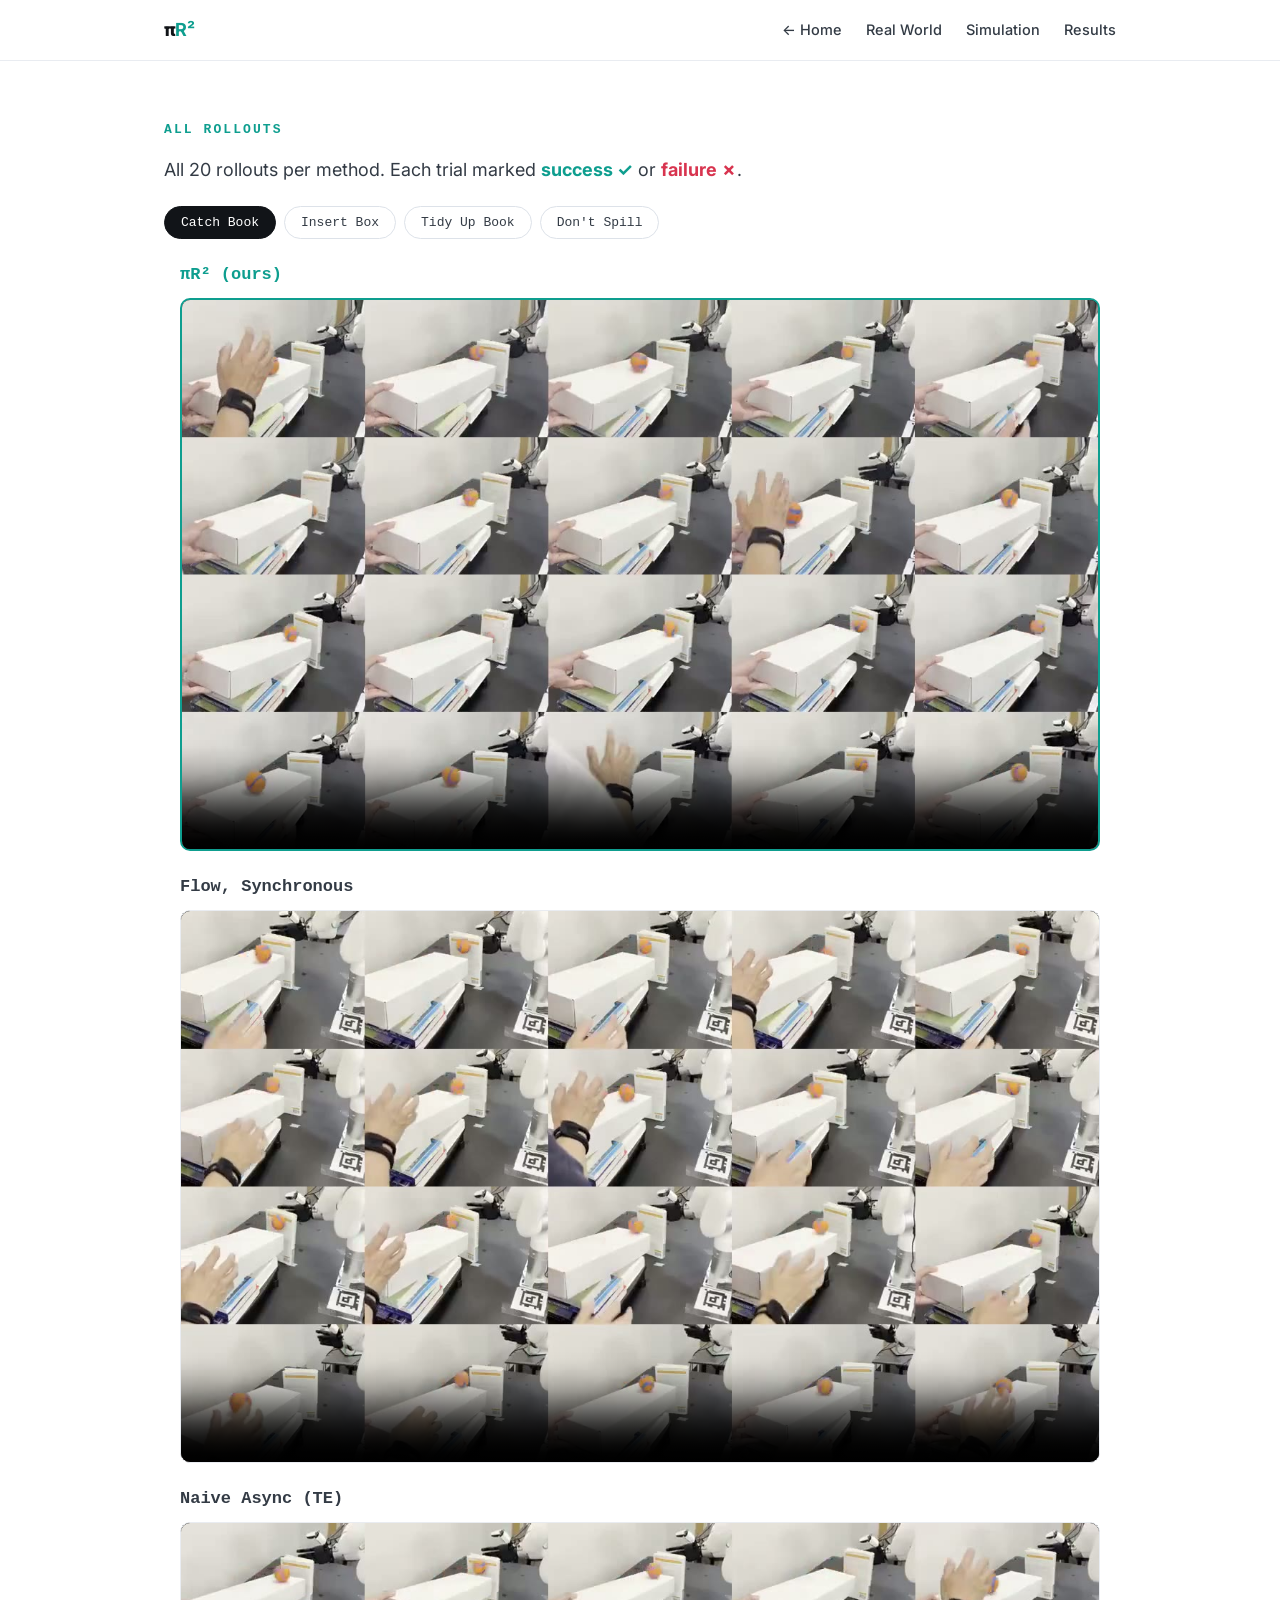
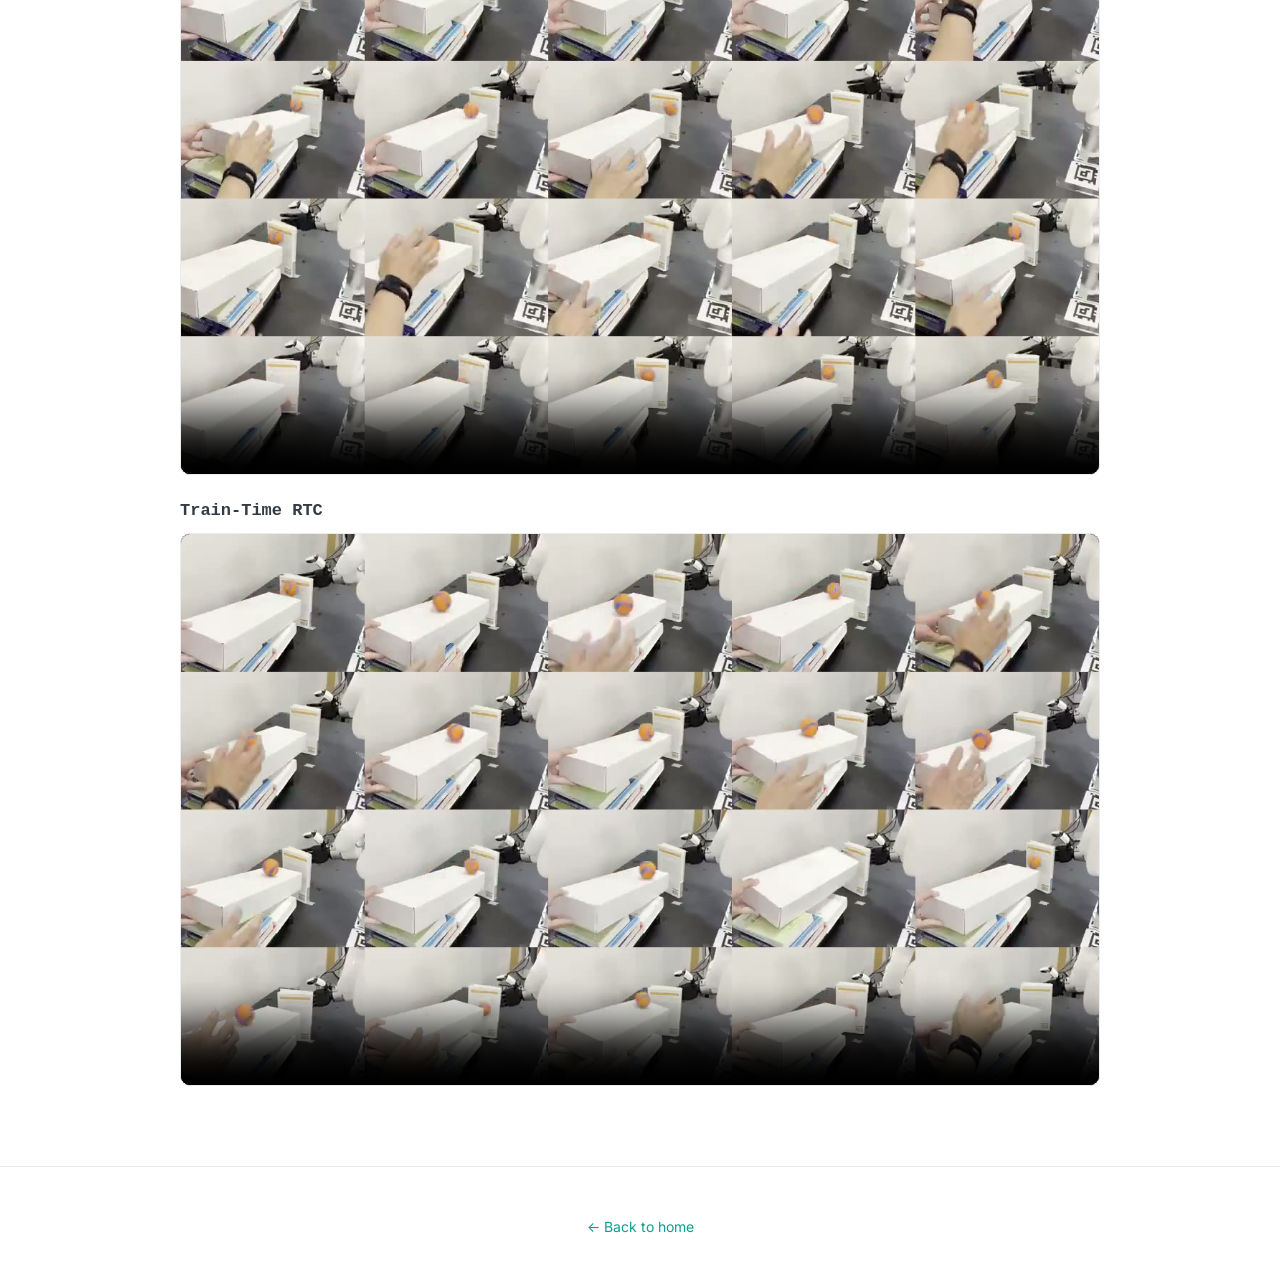
<file: rollouts.html>
<!doctype html>
<html lang="en">
<head>
<meta charset="utf-8">
<meta name="viewport" content="width=device-width, initial-scale=1">
<title>πR²: All Rollouts</title>
<link rel="preconnect" href="https://fonts.googleapis.com">
<link href="https://fonts.googleapis.com/css2?family=Inter:wght@400;500;600;700;800&display=swap" rel="stylesheet">
<link rel="stylesheet" href="static/css/site.css?v=20261113c">
</head>
<body>

<nav class="nav"><div class="wrap">
  <a class="brand" href="index.html">&pi;<b>R²</b></a>
  <span class="links">
    <a href="index.html">&larr; Home</a>
    <a href="index.html#tasks">Real World</a>
    <a href="index.html#delay">Simulation</a>
    <a href="index.html#results">Results</a>
  </span>
</div></nav>

<section style="border-top:none"><div class="wrap">
  <p class="eyebrow">All rollouts</p>
  <!-- <h2>Full rollout gallery</h2> -->
  <p class="lead">All 20 rollouts per method. Each trial marked <b style="color:#0e9e8f">success ✓</b> or <b style="color:#d8344f">failure ✗</b>. </p>
    <!-- Insert Box and Don't Spill have 4 subgoals each; Tidy Up Book has 2. The πR² (ours) panel is outlined in teal.</p> -->

  <div class="tabs" style="margin-top:20px">
    <button class="tab active" data-tab="roll" data-key="catch">Catch Book</button>
    <button class="tab" data-tab="roll" data-key="box">Insert Box</button>
    <button class="tab" data-tab="roll" data-key="book">Tidy Up Book</button>
    <button class="tab" data-tab="roll" data-key="spill">Don't Spill</button>
</div>

  <div data-tabgroup="roll">
    <div data-panel="roll" data-key="catch">
      <div class="rollblock">
        <div class="gv ours" data-task="catch" data-method="ours"><div class="lab">πR² (ours)</div><video preload="none" poster="static/videos/posters/catch_ours_grid.jpg" controls muted loop playsinline><source src="static/videos/grid/catch_ours_grid.mp4" type="video/mp4"></video></div>
        <div class="gv" data-task="catch" data-method="sync"><div class="lab">Flow, Synchronous</div><video preload="none" poster="static/videos/posters/catch_sync_grid.jpg" controls muted loop playsinline><source src="static/videos/grid/catch_sync_grid.mp4" type="video/mp4"></video></div>
        <div class="gv" data-task="catch" data-method="async"><div class="lab">Naive Async (TE)</div><video preload="none" poster="static/videos/posters/catch_async_grid.jpg" controls muted loop playsinline><source src="static/videos/grid/catch_async_grid.mp4" type="video/mp4"></video></div>
        <div class="gv" data-task="catch" data-method="rtc"><div class="lab">Train-Time RTC</div><video preload="none" poster="static/videos/posters/catch_rtc_grid.jpg" controls muted loop playsinline><source src="static/videos/grid/catch_rtc_grid.mp4" type="video/mp4"></video></div>
      </div>
    </div>
    <div data-panel="roll" data-key="box" style="display:none">
      <div class="rollblock">
        <div class="gv ours" data-task="box" data-method="ours"><div class="lab">πR² (ours)</div><video preload="none" poster="static/videos/posters/box_ours_grid.jpg" controls muted loop playsinline><source src="static/videos/grid/box_ours_grid.mp4" type="video/mp4"></video></div>
        <div class="gv" data-task="box" data-method="sync"><div class="lab">Flow, Synchronous</div><video preload="none" poster="static/videos/posters/box_sync_grid.jpg" controls muted loop playsinline><source src="static/videos/grid/box_sync_grid.mp4" type="video/mp4"></video></div>
        <div class="gv" data-task="box" data-method="async"><div class="lab">Naive Async (TE)</div><video preload="none" poster="static/videos/posters/box_async_grid.jpg" controls muted loop playsinline><source src="static/videos/grid/box_async_grid.mp4" type="video/mp4"></video></div>
        <div class="gv" data-task="box" data-method="rtc"><div class="lab">Train-Time RTC</div><video preload="none" poster="static/videos/posters/box_rtc_grid.jpg" controls muted loop playsinline><source src="static/videos/grid/box_rtc_grid.mp4" type="video/mp4"></video></div>
      </div>
    </div>
    <div data-panel="roll" data-key="book" style="display:none">
      <div class="rollblock">
        <div class="gv ours" data-task="book" data-method="ours"><div class="lab">πR² (ours)</div><video preload="none" poster="static/videos/posters/book_ours_grid.jpg" controls muted loop playsinline><source src="static/videos/grid/book_ours_grid.mp4" type="video/mp4"></video></div>
        <div class="gv" data-task="book" data-method="sync"><div class="lab">Flow, Synchronous</div><video preload="none" poster="static/videos/posters/book_sync_grid.jpg" controls muted loop playsinline><source src="static/videos/grid/book_sync_grid.mp4" type="video/mp4"></video></div>
        <div class="gv" data-task="book" data-method="async"><div class="lab">Naive Async (TE)</div><video preload="none" poster="static/videos/posters/book_async_grid.jpg" controls muted loop playsinline><source src="static/videos/grid/book_async_grid.mp4" type="video/mp4"></video></div>
        <div class="gv" data-task="book" data-method="rtc"><div class="lab">Train-Time RTC</div><video preload="none" poster="static/videos/posters/book_rtc_grid.jpg" controls muted loop playsinline><source src="static/videos/grid/book_rtc_grid.mp4" type="video/mp4"></video></div>
      </div>
    </div>
    <div data-panel="roll" data-key="spill" style="display:none">
      <div class="rollblock">
        <div class="gv ours" data-task="spill" data-method="ours"><div class="lab">πR² (ours)</div><video preload="none" poster="static/videos/posters/spill_ours_grid.jpg" controls muted loop playsinline><source src="static/videos/grid/spill_ours_grid.mp4" type="video/mp4"></video></div>
        <div class="gv" data-task="spill" data-method="sync"><div class="lab">Flow, Synchronous</div><video preload="none" poster="static/videos/posters/spill_sync_grid.jpg" controls muted loop playsinline><source src="static/videos/grid/spill_sync_grid.mp4" type="video/mp4"></video></div>
        <div class="gv" data-task="spill" data-method="async"><div class="lab">Naive Async (TE)</div><video preload="none" poster="static/videos/posters/spill_async_grid.jpg" controls muted loop playsinline><source src="static/videos/grid/spill_async_grid.mp4" type="video/mp4"></video></div>
        <div class="gv" data-task="spill" data-method="rtc"><div class="lab">Train-Time RTC</div><video preload="none" poster="static/videos/posters/spill_rtc_grid.jpg" controls muted loop playsinline><source src="static/videos/grid/spill_rtc_grid.mp4" type="video/mp4"></video></div>
      </div>
    </div>
  </div>
</div></section>

<footer><div class="wrap"><a href="index.html">&larr; Back to home</a></div></footer>
<script src="static/js/success.js"></script>
<script src="static/js/main.js"></script>
</body>
</html>
</file>
<file: static/css/site.css>
/* piR2 — clean light template */
:root{
  --bg:#ffffff;
  --bg-alt:#f7f8fa;
  --panel:#ffffff;
  --ink:#111418;        /* headings */
  --text:#2b3038;       /* body */
  --dim:#333b45;        /* secondary */
  --faint:#9aa3ae;      /* tertiary */
  --line:#e9ecf1;
  --line2:#dde2e9;
  --accent:#0e9e8f;     /* brand teal */
  --accent-d:#0a7d72;
  --accent-soft:#e7f6f3;
  --fast:#2f6df0;       /* proprioception (method only) */
  --slow:#e0568f;       /* vision/language (method only) */
  --good:#0e9e8f; --bad:#c2452f;
  --mono:'JetBrains Mono',ui-monospace,SFMono-Regular,Menlo,monospace;
  --sans:'Inter',system-ui,-apple-system,Segoe UI,Roboto,sans-serif;
  --maxw:1000px;
  --shadow:0 1px 2px rgba(16,24,40,.04),0 6px 24px rgba(16,24,40,.06);
}
*{box-sizing:border-box}
html{scroll-behavior:smooth}
body{margin:0;background:var(--bg);color:var(--text);font-family:var(--sans);
  font-size:17px;line-height:1.7;-webkit-font-smoothing:antialiased}
a{color:var(--accent);text-decoration:none}
a:hover{color:var(--accent-d)}
h1,h2,h3{color:var(--ink);line-height:1.12;letter-spacing:-.022em;font-weight:700;margin:0}
h2{font-size:clamp(23px,3.0vw,32px)}
h3{font-size:19px;letter-spacing:-.01em}
section{padding:58px 0;border-top:1px solid var(--line)}
section.alt{background:var(--bg-alt);border-top:1px solid var(--line);border-bottom:1px solid var(--line)}
.rollblock .gv{max-width:920px;margin:0 auto 22px}
.rollblock .gv .lab{font-family:var(--mono);font-size:17px;font-weight:600;color:var(--dim);margin-bottom:8px}
.rollblock .gv.ours .lab{color:var(--accent);font-weight:700}
.rollblock .gv video{width:100%;display:block;border:1px solid var(--line);border-radius:10px;background:#000}
.rollblock .gv.ours video{border:2px solid var(--accent)}
.wrap{max-width:var(--maxw);margin:0 auto;padding:0 24px}
.eyebrow{font-family:var(--mono);font-size:13px;letter-spacing:.16em;text-transform:uppercase;color:var(--accent);margin:0 0 14px;font-weight:700}
.lead{color:var(--dim);font-size:18px;max-width:740px;margin:14px 0 0}
.mono{font-family:var(--mono)}
.center{text-align:center}
.jump{text-decoration:none;border-bottom:1px dotted currentColor;font-weight:600}
.jump:hover{opacity:.65}
.center .lead{margin-left:auto;margin-right:auto}

/* nav */
.nav{position:sticky;top:0;z-index:50;background:rgba(255,255,255,.82);backdrop-filter:blur(10px);border-bottom:1px solid var(--line)}
.nav .wrap{display:flex;align-items:center;gap:22px;height:60px}
.nav .brand{font-weight:800;letter-spacing:-.03em;color:var(--ink);font-size:18px}
.nav .brand b{color:var(--accent)}
.nav .links{margin-left:auto;display:flex;gap:24px;font-size:14.5px}
.nav .links a{color:var(--dim);font-weight:500}
.nav .links a:hover{color:var(--ink)}
.nav-actions{margin-left:22px;display:flex;gap:8px}
.navbtn{font-size:13.5px;font-weight:600;padding:7px 14px;border-radius:8px;border:1px solid var(--line2);color:var(--ink);background:#fff;transition:.15s}
.navbtn:hover{border-color:var(--accent);color:var(--accent)}
@media(max-width:760px){.nav .links{display:none}}

@media(max-width:520px){.nav-actions{display:none}}

/* hero */
.hero{padding:60px 0 20px;text-align:center}
#teaser{padding-top:18px;border-top:none}
.hero .lead{margin-left:auto;margin-right:auto;text-align:justify;text-align-last:left;hyphens:auto}
.badges{display:flex;gap:8px;flex-wrap:wrap;justify-content:center;margin-bottom:26px}
.badge{font-family:var(--mono);font-size:12px;padding:5px 12px;border:1px solid var(--line2);border-radius:999px;color:var(--dim)}
.title{font-size:clamp(40px,7vw,72px);letter-spacing:-.04em;margin:0}
.title b{color:var(--accent);font-weight:inherit}
.title .pi{color:var(--ink)}
.brandrow{display:flex;flex-direction:row;align-items:center;justify-content:center;gap:16px}
.hero-wave{display:block;margin:0;width:190px;height:60px;flex:0 0 auto}
.wave-cap{margin:4px 0 0;font-size:12px;color:var(--faint);letter-spacing:.02em}
.wave-cap .wd{display:inline-block;width:9px;height:9px;border-radius:2px;margin:0 4px 0 8px;vertical-align:middle}
.wave-cap .wd:first-child{margin-left:0}
.subtitle{font-size:clamp(22px,3.2vw,32px);color:var(--ink);font-weight:600;margin:10px 0 0}
.authors{color:var(--ink);font-size:17px;font-weight:500;margin:16px 0 0}
.authors a{color:var(--ink);text-decoration:none}
.authors a:hover{color:var(--accent-d)}
.affil{color:var(--dim);font-size:14.5px;margin:1px 0 0}
.authors .mono{color:var(--faint)}
.cta{display:flex;gap:12px;flex-wrap:wrap;justify-content:center;margin-top:18px}
.btn{display:inline-flex;align-items:center;gap:8px;font-size:14px;font-weight:600;
  padding:11px 20px;border-radius:10px;border:1px solid var(--line2);color:var(--ink);background:#fff;transition:.15s}
.btn:hover{border-color:var(--accent);color:var(--accent)}
.btn.primary{background:var(--accent);color:#fff;border-color:var(--accent)}
.btn.primary:hover{background:var(--accent-d);color:#fff}

/* stat row */
.stats{display:grid;grid-template-columns:repeat(3,1fr);gap:16px;max-width:660px;margin:26px 0 0}
.stat .n{font-family:var(--mono);font-size:30px;font-weight:700;color:var(--ink)}
.stat .n span{color:var(--accent)}
.stat .l{color:var(--dim);font-size:13px;margin-top:2px}
@media(max-width:680px){.stats{grid-template-columns:repeat(2,1fr)}}

/* panel / cards */
.panel{background:var(--panel);border:1px solid var(--line);border-radius:16px;padding:22px;box-shadow:var(--shadow)}
.callout{background:#f1f8f6;border:1px solid #d3e7e1;border-left:4px solid var(--accent);border-radius:12px;padding:18px 22px;font-size:16.5px;line-height:1.65;color:var(--text)}
.overview{display:grid;grid-template-columns:1fr 1fr;gap:16px;margin-top:22px}
@media(max-width:680px){.overview{grid-template-columns:1fr}}
.ov{display:flex;gap:16px;align-items:flex-start;border-radius:14px;padding:22px 24px;font-size:17px;line-height:1.6;color:var(--text);text-decoration:none;transition:.15s}
.ov:hover{transform:translateY(-2px);box-shadow:var(--shadow)}
.ov-fast{background:#eaf1ff;border:1px solid #cfe0ff} .ov-acc{background:var(--accent-soft);border:1px solid #bfe7e0}
.ovn{flex:none;width:36px;height:36px;border-radius:50%;background:var(--fast);color:#fff;font:700 18px ui-monospace,monospace;display:flex;align-items:center;justify-content:center}
canvas{display:block;width:100%;border-radius:12px;background:var(--bg-alt)}
.controls{display:flex;align-items:center;gap:22px;flex-wrap:wrap;margin-top:18px;font-family:var(--mono);font-size:13px;color:var(--dim)}
.controls .ctl{display:flex;align-items:center;gap:10px}
.controls input[type=range]{accent-color:var(--accent);width:160px}
.controls .val{color:var(--accent);font-weight:700;min-width:18px;text-align:center}
.btn-sm{font-family:var(--mono);font-size:13px;padding:7px 14px;border-radius:8px;border:1px solid var(--line2);background:#fff;color:var(--ink);cursor:pointer}
.btn-sm:hover{border-color:var(--accent)}
.btn-sm.paused{color:var(--accent);border-color:var(--accent)}
.seg{display:inline-flex;gap:4px;padding:4px;background:var(--bg-alt);border:1px solid var(--line);border-radius:10px;margin-bottom:16px}
.segbtn{font-family:var(--mono);font-size:16px;padding:8px 14px;border:1.5px solid transparent;border-radius:8px;background:transparent;color:var(--dim);cursor:pointer;font-weight:600}
.segbtn.active{background:#fff;color:var(--ink);border-color:currentColor;box-shadow:0 2px 7px rgba(16,24,40,.14)}
.segbtn:hover{color:var(--ink)}
.legend{display:flex;gap:18px;flex-wrap:wrap;margin-top:14px;font-family:var(--mono);font-size:13px;color:var(--dim)}
.legend .k{display:inline-flex;align-items:center;gap:7px}
.dot{width:10px;height:10px;border-radius:3px;display:inline-block}

.cards{display:grid;grid-template-columns:1fr 1fr;gap:18px;margin-top:28px}
.card{background:var(--panel);border:1px solid var(--line);border-radius:16px;padding:24px;box-shadow:var(--shadow)}
.card .tag{font-family:var(--mono);font-size:11px;letter-spacing:.1em;text-transform:uppercase;font-weight:600}
.card.fast .tag{color:var(--fast)} .card.slow .tag{color:var(--slow)}
.card h3{margin:8px 0 0} .card p{color:var(--dim);font-size:15px;margin:10px 0 0}
@media(max-width:680px){.cards{grid-template-columns:1fr}}
.cards.three{grid-template-columns:repeat(3,1fr)}
@media(max-width:760px){.cards.three{grid-template-columns:1fr}}

/* delay explorer — video-forward */
.explorer{display:grid;grid-template-columns:1fr;gap:20px;margin-top:24px}
.vidwrap{background:#0d1016;border:1px solid var(--line2);border-radius:14px;overflow:hidden;position:relative;aspect-ratio:16/9;display:flex;align-items:center;justify-content:center}
.vidwrap video{width:100%;display:block;transition:opacity .3s ease}
.vidwrap video.switching{opacity:.35}
.vidwrap .ph{color:#8b97a7;font-family:var(--mono);font-size:13px;text-align:center;padding:24px;line-height:1.8}
.explorer-2{display:grid;grid-template-columns:1.4fr 1fr;gap:20px;align-items:start}
@media(max-width:820px){.explorer-2{grid-template-columns:1fr}}
.pgrid{display:block}
.pgrid .vidwrap{max-width:720px;margin:0 auto 18px}
#proprio-canvas{cursor:ew-resize}
.readout{font-family:var(--mono);font-size:14px;color:var(--dim);margin-bottom:12px}
.readout b{color:var(--ink)}

/* tasks */
.tabs{display:flex;gap:8px;margin:8px 0 22px;flex-wrap:wrap}
.tab{font-family:var(--mono);font-size:13px;padding:8px 16px;border-radius:999px;border:1px solid var(--line2);background:#fff;color:var(--dim);cursor:pointer}
.tab.active{background:var(--ink);color:#fff;border-color:var(--ink)}
.taskgrid{display:grid;grid-template-columns:repeat(2,1fr);gap:16px;max-width:820px;margin:0 auto}
.cmpwide{width:min(1120px,94vw);margin-left:50%;transform:translateX(-50%)}
.cmpdesc{max-width:1080px;margin:0 auto 10px;text-align:center;color:var(--dim);font-size:16.5px;font-family:var(--sans)}
.cmplegend{text-align:center;margin:0 0 14px;font:600 14px var(--mono);color:var(--dim)}
.cmplegend .sw{display:inline-block;width:20px;vertical-align:middle;margin:0 6px 0 16px}
.cmpgrid{display:grid;grid-template-columns:1fr 1fr;gap:18px}
.cmpgrid .cell{background:#fff;border:1px solid var(--line);border-radius:12px;overflow:hidden;box-shadow:var(--shadow)}
.cmpgrid .cell.ours{border-color:var(--accent)}
.cmpgrid .cell video{width:100%;display:block;background:#fff;cursor:ew-resize}
.cmpgrid .cell .lab{font-family:var(--mono);font-size:13.5px;padding:9px 10px;color:var(--dim);text-align:center}
.cmpgrid .cell.ours .lab{color:var(--accent);font-weight:700}
@media(max-width:640px){.cmpgrid{grid-template-columns:1fr}}
@media(max-width:640px){.tabs .rtbadge{margin-left:0!important}}   /* wrapped tabs: let the badge flow instead of being auto-pushed */
.failgrid{display:grid;grid-template-columns:repeat(3,1fr);gap:16px;margin:18px 0 0}
@media(max-width:760px){.failgrid{grid-template-columns:1fr}}
.teasergrid{display:grid;grid-template-columns:repeat(3,1fr);gap:14px;max-width:1000px;margin:0 auto}
.tcell{position:relative;border-radius:12px;overflow:hidden;background:#0d1016;aspect-ratio:1536/1080;border:1px solid var(--line2)}
.tcell video{width:100%;height:100%;object-fit:cover;display:block}
.tlab{position:absolute;left:8px;top:8px;font:600 12px ui-monospace,monospace;color:#fff;background:rgba(0,0,0,.55);padding:3px 8px;border-radius:6px;z-index:2}
.tlab.zoom{left:auto;right:8px;top:8px;background:rgba(14,158,143,.9)}
#teaser-reel{width:100%;height:100%;object-fit:cover;display:block;transition:transform .45s ease}
.reel-sub{position:absolute;left:50%;transform:translateX(-50%);bottom:12px;z-index:2;max-width:calc(100% - 24px);white-space:nowrap;background:rgba(255,255,255,.93);border-radius:11px;padding:10px 20px;text-align:center;color:var(--dim);font:600 18px Inter,sans-serif;box-shadow:0 2px 8px rgba(0,0,0,.18)}
.reel-sub b{color:var(--accent-d);font-weight:800}
@media(max-width:760px){.teasergrid{grid-template-columns:1fr}}
@media(max-width:560px){.taskgrid{grid-template-columns:1fr}}
.vcell{background:#fff;border:1px solid var(--line);border-radius:12px;overflow:hidden;box-shadow:var(--shadow)}
.vcell.ours{border-color:var(--accent)}
.vcell{position:relative}
.vcell video{width:100%;display:block;background:#000}
.taskgrid.uniform .vcell video{aspect-ratio:1536/1080;object-fit:cover}
.taskgrid:not(.uniform) .vcell video{aspect-ratio:1536/1080}
/* outcome shown only near clip end (.show added by JS) */
.vcell.gate.show{border-width:3px}
.vcell.gate.show.res-no{border-color:#ff4d63} .vcell.gate.show.res-ok{border-color:#16cdb5}
.sbadge{position:absolute;top:10px;right:10px;width:40px;height:40px;border-radius:50%;display:flex;align-items:center;justify-content:center;font:700 22px ui-monospace,monospace;color:#fff;box-shadow:0 2px 6px rgba(0,0,0,.3);z-index:2;opacity:0;transition:opacity .25s}
.vcell.show .sbadge{opacity:1}
.sbadge.ok{background:#0e9e8f} .sbadge.no{background:#d8344f}
/* custom fullscreen button (keeps DOM overlays visible in fullscreen) */
.fsbtn{position:absolute;bottom:8px;right:8px;width:30px;height:30px;border-radius:7px;border:0;background:rgba(17,20,24,.6);color:#fff;font-size:15px;cursor:pointer;z-index:3;opacity:0;transition:opacity .15s}
.gvid:hover .fsbtn,.vcell:hover .fsbtn{opacity:1}
.gvid:fullscreen,.vcell:fullscreen{background:#000;width:100vw;height:100vh}
.gvid:fullscreen video,.vcell:fullscreen video{width:100vw;height:100vh;object-fit:fill}
.gvid:fullscreen .grid-badges{inset:0}
.vcell:fullscreen .lab{position:absolute;bottom:14px;left:0;right:0;z-index:3}
/* per-tile badges over a 5x4 rollout grid */
.gvid{position:relative;line-height:0}
.grid-badges{position:absolute;inset:0;display:grid;grid-template-columns:repeat(5,1fr);grid-template-rows:repeat(4,1fr);pointer-events:none;border-radius:10px;overflow:hidden;opacity:0;transition:opacity .3s}
.grid-badges.show{opacity:1}
.gb{display:flex;align-items:flex-start;justify-content:flex-end;padding:4px;box-sizing:border-box}
.gb.ok{background:rgba(14,158,143,0.12)} .gb.no{background:rgba(216,52,79,0.16)}
.gb span{width:24px;height:24px;border-radius:50%;display:flex;align-items:center;justify-content:center;font:700 15px ui-monospace,monospace;color:#fff;box-shadow:0 1px 3px rgba(0,0,0,.4)}
.gb.ok span{background:#0e9e8f} .gb.no span{background:#d8344f}
.vcell .lab{font-family:var(--mono);font-size:13.5px;padding:10px 10px;color:var(--dim);text-align:center}
.vcell.ours .lab{color:var(--accent);font-weight:700}
.taskdesc{color:var(--ink);font-size:16px;margin:0 0 8px;font-weight:700}
.rtbadge{display:inline-block;font:700 12.5px var(--mono);color:var(--accent);background:rgba(14,158,143,.1);border:1px solid rgba(14,158,143,.32);border-radius:999px;padding:4px 11px;letter-spacing:.02em}

/* matrix */
table.matrix{width:100%;border-collapse:collapse;font-size:14px;margin-top:18px;background:#fff;border:1px solid var(--line);border-radius:12px;overflow:hidden}
table.matrix th,table.matrix td{padding:13px 12px;border-bottom:1px solid var(--line);text-align:center}
table.matrix tr:last-child td{border-bottom:none}
table.matrix th{font-family:var(--mono);font-size:11.5px;color:var(--dim);font-weight:600;text-transform:uppercase;letter-spacing:.04em;background:var(--bg-alt)}
table.matrix td:first-child,table.matrix th:first-child{text-align:left;color:var(--ink)}
table.matrix tr.ours{background:var(--accent-soft)}
table.matrix tr.ours td:first-child{color:var(--accent-d);font-weight:700}
.yes{color:var(--good);font-weight:700}.no{color:var(--faint)}

footer{padding:48px 0;border-top:1px solid var(--line);color:var(--faint);font-size:14px;text-align:center}
.cite{background:var(--bg-alt);border:1px solid var(--line);border-radius:12px;padding:16px 18px;font-family:var(--mono);font-size:12.5px;color:var(--text);white-space:pre-wrap;overflow:auto;text-align:left}
.note{font-family:var(--sans);font-size:15px;color:var(--dim);margin-top:10px;line-height:1.6}

@media(max-width:560px){.hero-wave{width:96px}.brandrow{gap:6px}}

/* mobile: let grid/flex children shrink and wrap long strings */
.explorer-2>*,.explorer>*{min-width:0}
.vidwrap .ph{overflow-wrap:anywhere;word-break:break-word}
.controls input[type=range]{max-width:100%}
@media(max-width:520px){.controls{gap:12px}}

/* mobile: keep wide canvas diagrams legible by scrolling them horizontally
   instead of shrinking to unreadable, and stack the inference-mode toggle */
.hscroll{overflow-x:auto;overflow-y:hidden;-webkit-overflow-scrolling:touch;max-width:100%;border-radius:12px}
.hscroll>canvas{border-radius:12px}
@media(max-width:600px){
  /* give each wide diagram a comfortable render width and scroll it horizontally */
  #vla-canvas,#m1-canvas{min-width:820px}      /* inference pipeline: 4 boxes + labels */
  #m2-canvas{min-width:660px}                  /* latency-adaptive staircase */
  #results-canvas{min-width:660px}             /* results bar chart */
  .hswide{min-width:900px}                      /* proprioception + GT-action plot */
  #flow-seg{flex-direction:column;align-items:stretch;gap:8px}
  #flow-seg .segbtn{width:100%;margin-left:0!important;border:1.5px solid var(--line);border-radius:10px}
  #flow-seg .segbtn.active{border-color:currentColor}
}

/* Comparison/grid videos are encoded much larger than they're displayed (~4x),
   so the browser's software downscale shimmers on motion. Promote each to its own
   GPU layer so scaling is done on the GPU (smoother, less shimmer). */
.vcell video, .rollblock .gv video, .vidwrap video, .taskgrid video, .gv video { transform: translateZ(0); backface-visibility: hidden; }

/* delay/sim plot: draw straight on the white panel (no grey canvas box) */
.sim-plot-wrap{display:block;max-width:1040px;margin-left:auto;margin-right:auto}
.abc-plot{position:relative;width:100%;line-height:0}
.abc-plot img#delay-plot{display:block;width:100%;max-width:none;height:auto;margin:0;background:#fff;border-radius:10px}
.sim-plot-wrap>div:last-child{width:100%;margin-top:16px}
.abc-highlight{position:absolute;top:0;bottom:0;width:33.33%;background:rgba(14,158,143,.13);border:3px solid rgba(14,158,143,.8);box-sizing:border-box;pointer-events:none;transition:left .2s ease}
.abc-highlight.panel-a{left:0}.abc-highlight.panel-b{left:33.33%}.abc-highlight.panel-c{left:69%;width:31%}

/* teaser reel phase headline (failures -> ours) */
.reel-phase{font-size:clamp(19px,2.5vw,27px);font-weight:700;letter-spacing:-.01em}

/* Paper simulation panels, with their original embedded legends. */
.simulation-figures{display:grid;grid-template-columns:1fr;gap:48px;margin:28px auto 18px;max-width:820px;align-items:start}
.simulation-figures img{display:block;width:100%;height:auto;min-width:0}
@media(max-width:640px){.simulation-figures{grid-template-columns:1fr;gap:28px}}

/* Award line under the authors (hover the workshop name for details). */
.venue-line{margin:14px 0 0;color:var(--dim);font-size:16px;font-weight:500;line-height:1.45}
.venue-line>span{display:block}
.venue-line>span+span{margin-top:8px}
.venue-line strong{color:var(--ink);font-weight:700}
.venue-detail{position:relative;display:inline-block;color:var(--accent-d);font-weight:600;border-bottom:1px dashed currentColor;outline:none}
.venue-detail:hover{color:var(--accent)}
.venue-tooltip{position:absolute;left:50%;bottom:calc(100% + 9px);z-index:20;display:grid;gap:4px;width:max-content;max-width:min(460px,calc(100vw - 32px));padding:10px 13px;border:1px solid var(--line2);border-radius:10px;background:#fff;color:var(--text);font-size:13.5px;font-weight:400;text-align:left;line-height:1.4;box-shadow:0 8px 24px rgba(17,20,24,.10);opacity:0;pointer-events:none;transform:translate(-50%,4px);transition:opacity .15s ease,transform .15s ease}
.venue-tooltip strong{color:var(--ink);font-weight:600}
.venue-detail:hover .venue-tooltip,.venue-detail:focus .venue-tooltip,.venue-detail:focus-within .venue-tooltip{opacity:1;pointer-events:auto;transform:translate(-50%,0)}
</file>
